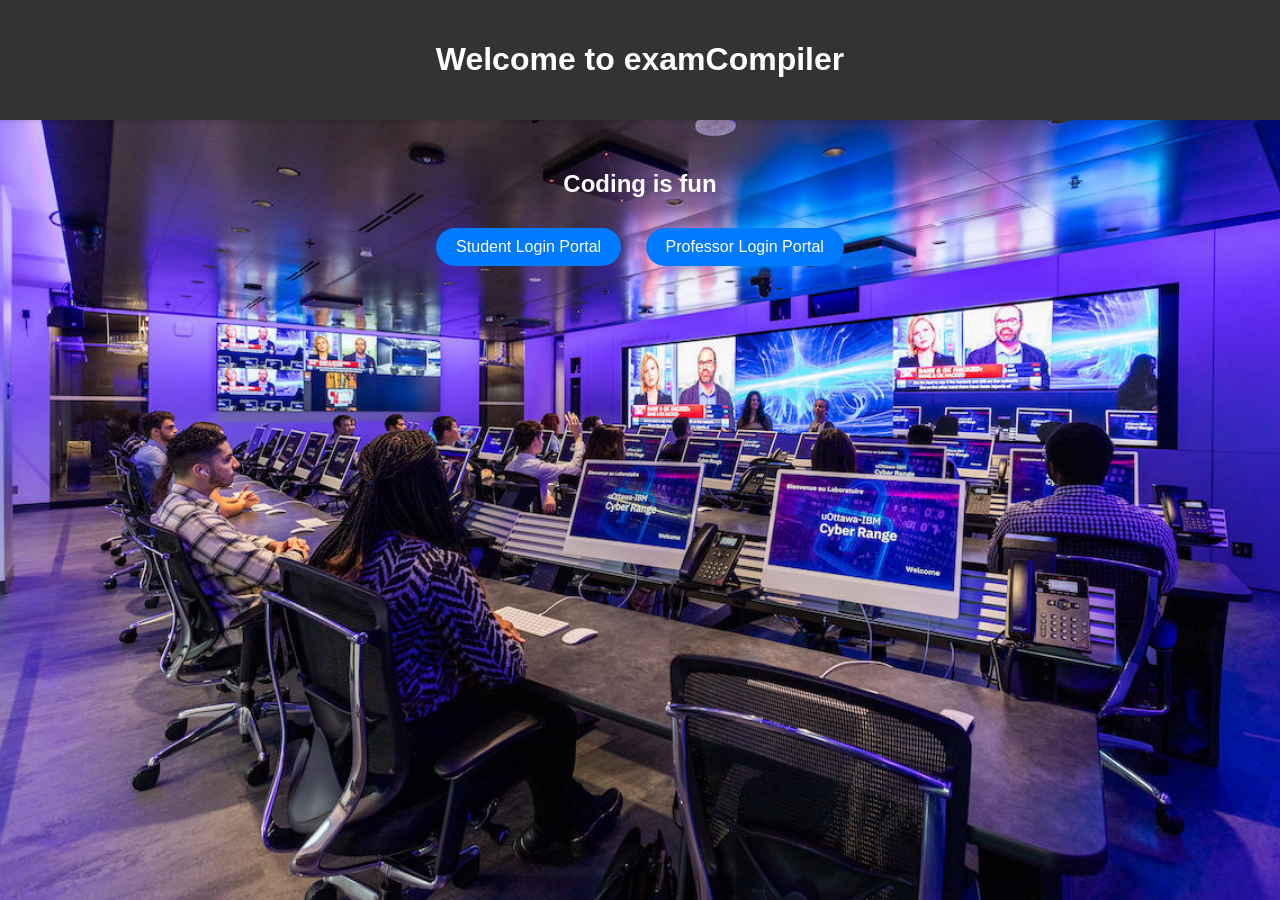
<file: index.html>
<!DOCTYPE html>
<html lang="en">
<head>
    <meta charset="UTF-8">
    <meta name="viewport" content="width=device-width, initial-scale=1.0">
    <title>Welcome to Our Software</title>
    <style>
        body {
            margin: 0;
            padding: 0;
            background-image: url('images/lab.png'); /* 设置背景图片 */
            background-size: cover; /* 使背景图片充满整个页面 */
            background-repeat: no-repeat;
            background-attachment: fixed; /* 固定背景图片 */
            font-family: 'Nunito', sans-serif;
            color: white;
        }
        .header {
            background-color: #333;
            color: white;
            padding: 20px;
            text-align: center;
            box-shadow: 0 2px 4px rgba(0, 0, 0, 0.1);
        }
        .welcome-message {
            text-align: center;
            margin-top: 50px;
        }
        .login-links {
            text-align: center;
            margin-top: 20px;
        }
        .login-button {
            display: inline-block;
            padding: 10px 20px;
            margin: 10px;
            background-color: #007bff;
            color: white;
            border: none;
            border-radius: 20px;
            text-align: center;
            text-decoration: none;
            transition: background-color 0.3s ease-in-out;
        }
        .login-button:hover {
            background-color: #0056b3;
            box-shadow: 0 2px 4px rgba(0, 0, 0, 0.2);
        }
        .logo {
            text-align: center;
            margin-top: 50px;
        }
        .logo img {
            width: 200px; /* 根据需要调整图像的大小 */
            height: auto;
        }
    </style>
</head>
<body>
    <div class="header">
        <h1>Welcome to examCompiler</h1>
    </div>
    <div class="welcome-message">
        <h2>Coding is fun</h2>
    </div>
    <div class="login-links">
        <a href="login.html" class="login-button">Student Login Portal</a>
        <a href="prof.html" class="login-button">Professor Login Portal</a>
    </div>
</body>
</html>
</file>
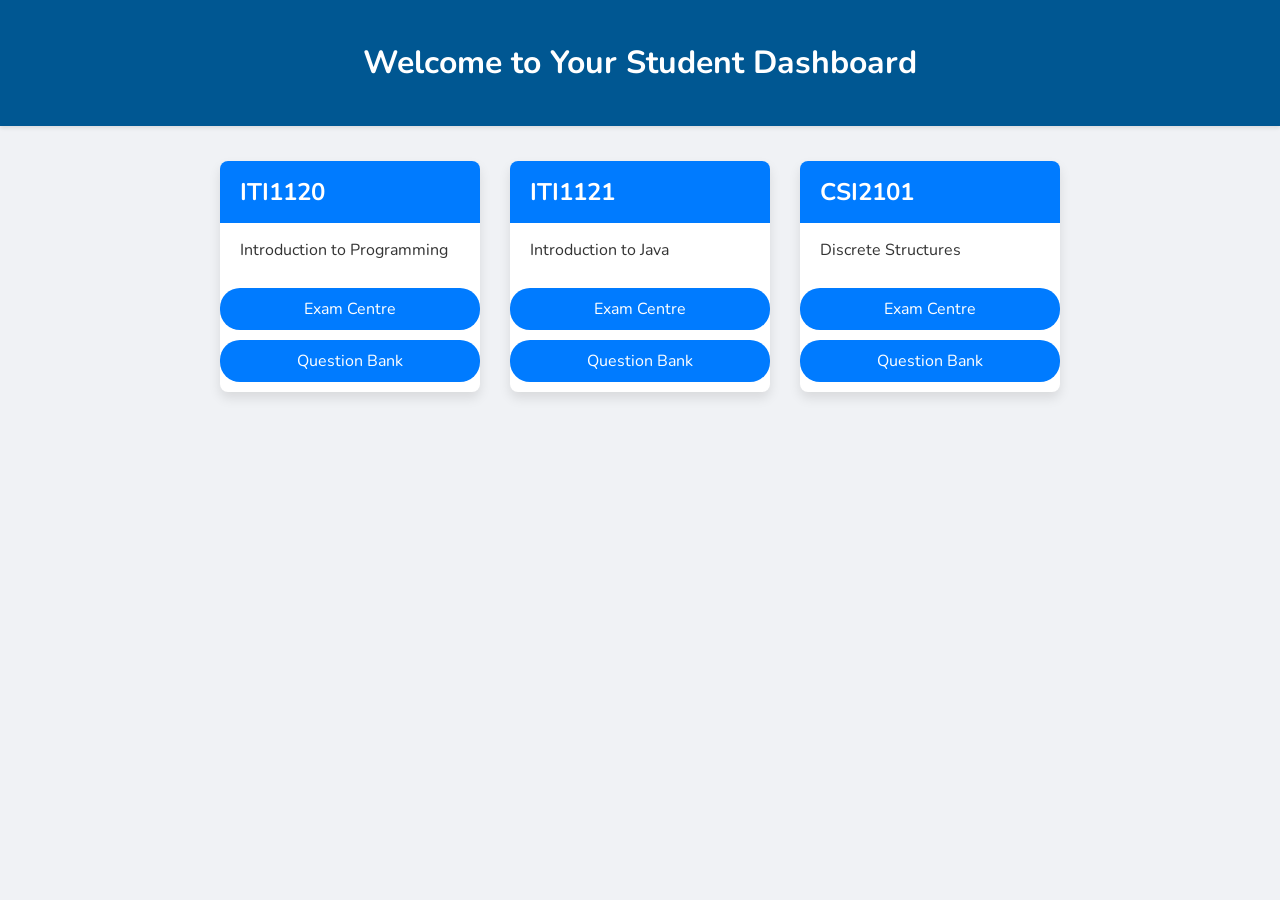
<file: file.html>
<!DOCTYPE html>
<html lang="en">
<head>
    <meta charset="UTF-8">
    <meta name="viewport" content="width=device-width, initial-scale=1.0">
    <title>Student Dashboard</title>
    <link href="https://fonts.googleapis.com/css2?family=Nunito:wght@400;600;700&display=swap" rel="stylesheet">
    <style>
        body {
            font-family: 'Nunito', sans-serif;
            margin: 0;
            padding: 0;
            background-color: #f0f2f5;
            color: #333;
        }
        .header {
            background-color: #005792;
            color: white;
            padding: 20px;
            text-align: center;
            box-shadow: 0 2px 4px rgba(0, 0, 0, 0.1);
        }
        .course-container {
            display: flex;
            flex-wrap: wrap;
            justify-content: center;
            padding: 20px;
        }
        .course {
            flex: 0 1 260px;
            margin: 15px;
            background-color: white;
            border-radius: 8px;
            box-shadow: 0 6px 12px rgba(0, 0, 0, 0.1);
            overflow: hidden;
            transition: transform 0.3s ease-in-out;
        }
        .course:hover {
            transform: translateY(-5px);
        }
        .course h2 {
            background-color: #007bff;
            color: white;
            margin: 0;
            padding: 15px 20px;
        }
        .course p {
            padding: 15px 20px;
            margin: 0;
            line-height: 1.6;
        }
        .button {
    display: block;
    width: auto; /* Let the button size according to its content */
    padding: 10px 20px;
    margin: 10px auto;
    background-color: #007bff;
    color: white;
    border: none;
    border-radius: 20px; /* Make the border radius larger to get pill-like buttons */
    text-align: center;
    text-decoration: none;
    transition: background-color 0.3s ease-in-out;
    box-sizing: border-box;
}

.button:hover {
    background-color: #0056b3;
    /* Optionally, you can add a box-shadow for a "raised button" effect on hover */
    box-shadow: 0 2px 4px rgba(0, 0, 0, 0.2);
}

    </style>
</head>
<body>
    <div class="header">
        <h1>Welcome to Your Student Dashboard</h1>
    </div>
    <div class="course-container">
        <div class="course">
            <h2>ITI1120</h2>
            <p>Introduction to Programming </p>
            <a href="lab.html" class="button">Exam Centre</a>
            <a href="question.html" class="button">Question Bank</a>
        </div>
        <!-- Additional courses can be added here -->
        <div class="course">
            <h2>ITI1121</h2>
            <p>Introduction to Java</p>
            <a href="lab.html" class="button">Exam Centre</a>
            <a href="question.html" class="button">Question Bank</a>
        </div>
        <div class="course">
            <h2>CSI2101</h2>
            <p> Discrete Structures</p>
            <a href="lab.html" class="button">Exam Centre</a>
            <a href="question.html" class="button">Question Bank</a>
        </div>
    </div>
</body>
</html>
</file>
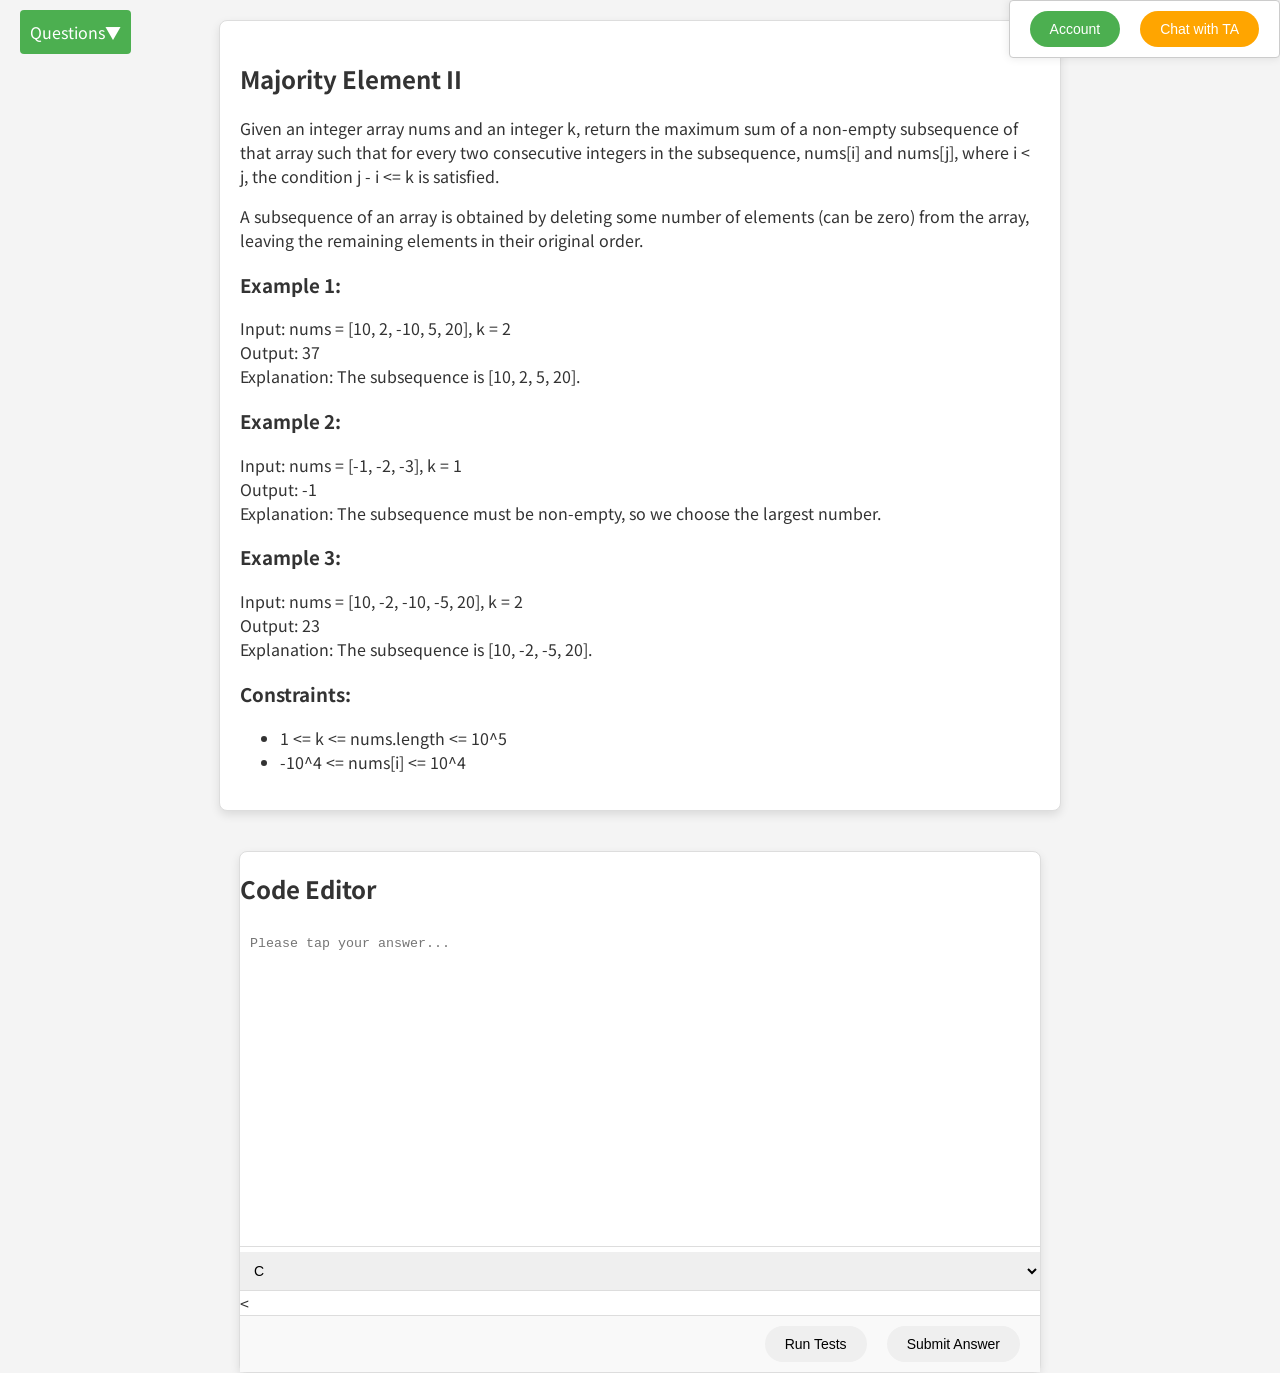
<file: lab.html>
<!DOCTYPE html>
<html lang="zh-CN">

<head>
    <meta charset="UTF-8">
    <meta name="viewport" content="width=device-width, initial-scale=1.0">
    <title>代码作业和Lab作业界面</title>
    <link href="https://fonts.googleapis.com/css2?family=Noto+Sans+SC:wght@300;400;500&display=swap" rel="stylesheet">
    <style>
        body {
            font-family: 'Noto Sans SC', sans-serif;
            margin: 0;
            padding: 0;
            background-color: #f4f4f4;
            color: #333;
            display: flex;
            flex-direction: column;
            align-items: center;
            justify-content: flex-start;
            height: 100vh;
            overflow: auto;
        }

        #taskDescription {
            padding: 20px;
            border: 1px solid #ddd;
            margin: 20px;
            background-color: white;
            border-radius: 8px;
            box-shadow: 0 4px 10px rgba(0, 0, 0, 0.1);
            width: 80%; /* Set width to use percentage for responsive design */
            max-width: 800px; /* Max width for large screens */
        }

        #codeEditor {
            margin: 20px;
            border: 1px solid #ddd;
            background-color: white;
            border-radius: 8px;
            box-shadow: 0 4px 10px rgba(0, 0, 0, 0.1);
            width: 80%; /* Set width to use percentage for responsive design */
            max-width: 800px; /* Max width for large screens */
        }

        textarea {
            width: calc(100% - 20px);
            height: 300px;
            padding: 10px;
            font-family: monospace;
            border: none;
            border-bottom: 1px solid #ddd;
            resize: none;
            outline: none;
        }

        select {
            width: 100%;
            padding: 10px;
            font-size: 14px;
            border: none;
            border-bottom: 1px solid #ddd;
            outline: none;
        }

        button {
            padding: 10px 20px;
            border: none;
            border-radius: 20px; /* Rounded corners for buttons */
            cursor: pointer;
            font-size: 14px;
            transition: background-color 0.3s ease-in-out;
            margin: 0 10px;
        }

        #questionListToggle {
            position: fixed;
            top: 10px;
            left: 20px;
            padding: 10px;
            background-color: #4CAF50;
            color: white;
            border-radius: 4px;
            cursor: pointer;
            display: flex;
            align-items: center;
        }

        #questionList {
            position: fixed;
            top: 60px;
            left: 20px;
            width: 250px;
            background-color: white;
            border: 1px solid #ccc;
            z-index: 1000;
            overflow-y: auto;
            max-height: 300px;
            border-radius: 4px;
            box-shadow: 0 4px 8px rgba(0, 0, 0, 0.1);
            display: none; /* Hide by default */
        }

        .question-item {
            padding: 10px;
            border-bottom: 1px solid #ccc;
            display: flex;
            justify-content: space-between;
        }

        .difficulty {
            padding: 2px 5px;
            border-radius: 4px;
            color: white;
        }

        .medium {
            background-color: #FFA500;
        }

        #accountAndChat {
            position: absolute;
            top: 0;
            right: 0;
            padding: 10px;
            background-color: white;
            border: 1px solid #ccc;
            display: flex;
            z-index: 1000;
            border-radius: 4px;
            box-shadow: 0 0 10px rgba(0, 0, 0, 0.1);
        }

        #accountButton {
            background-color: #4CAF50;
            color: white;
        }

        #chatButton {
            background-color: #FFA500;
            color: white;
        }

        .editor-buttons {
            display: flex;
            justify-content: flex-end;
            padding: 10px;
            background-color: #f9f9f9;
            border-top: 1px solid #ddd;
        }

        .editor-buttons button {
            margin-left: 10px;
        }
    </style>
</head>

<body>

    <div id="questionListToggle" onclick="toggleQuestionList()">
        <span>Questions</span>
        <span>&#x25BC;</span>
    </div>

    <div id="questionList">
        <h2>Questions</h2>
        <div class="question-list">
            <div class="question-item">
                <span>Majority Element II</span>
                <span class="difficulty medium">Part1</span>
            </div>
            <div class="question-item">
                <span>Integer Break</span>
                <span class="difficulty medium">Part2</span>
            </div>
            <!-- ... 其他问题 ... -->
        </div>
    </div>

    <div id="accountAndChat">
        <button id="accountButton">Account</button>
        <button id="chatButton">Chat with TA</button>
    </div>

    <div id="taskDescription">
        <h2>Majority Element II</h2>
        <p>
            Given an integer array nums and an integer k, return the maximum sum of a non-empty subsequence of that array such that for every two consecutive integers in the subsequence, nums[i] and nums[j], where i < j, the condition j - i <= k is satisfied.
        </p>
        <p>
            A subsequence of an array is obtained by deleting some number of elements (can be zero) from the array, leaving the remaining elements in their original order.
        </p>
        <h3>Example 1:</h3>
        <p>
            Input: nums = [10, 2, -10, 5, 20], k = 2 <br> Output: 37 <br> Explanation: The subsequence is [10, 2, 5, 20].
        </p>
        <h3>Example 2:</h3>
        <p>
            Input: nums = [-1, -2, -3], k = 1 <br> Output: -1 <br> Explanation: The subsequence must be non-empty, so we choose the largest number.
        </p>
        <h3>Example 3:</h3>
        <p>
            Input: nums = [10, -2, -10, -5, 20], k = 2 <br> Output: 23 <br> Explanation: The subsequence is [10, -2, -5, 20].
        </p>
        <h3>Constraints:</h3>
        <ul>
            <li>1 <= k <= nums.length <= 10^5</li>
            <li>-10^4 <= nums[i] <= 10^4</li>
        </ul>
    </div>

    <div id="codeEditor">
        <h2>Code Editor</h2>
        <textarea placeholder="Please tap your answer..."></textarea>
        <select>
            <option value="c">C</option>
            <option value="cpp">C++</option>
            <option value="java">Java</option>
            <!-- 可以根据需要添加其他语言 -->
        </select>
        <<div class="editor-buttons">
            <button>Run Tests</button>
            <button onclick="submitAnswer()">Submit Answer</button>
        </div>
    </div>

    <script>
        // 获取 "My account" 按钮元素
        const accountButton = document.getElementById('accountButton');

        // 添加点击事件处理程序，以在按钮点击时执行页面跳转
        accountButton.addEventListener('click', function() {
            // 在这里设置要跳转的页面的 URL
            window.location.href = "file.html";
        });

        const chatButton = document.getElementById('chatButton');

        // 添加点击事件处理程序，以在按钮点击时执行页面跳转
        chatButton.addEventListener('click', function() {
            // 在这里设置要跳转的页面的 URL
            window.location.href = "techsuppor.html";
        });

        function toggleQuestionList() {
            const list = document.getElementById('questionList');
            if (list.style.display === 'none' || list.style.display === '') {
                list.style.display = 'block';
            } else {
                list.style.display = 'none';
            }
        }

        function submitAnswer() {
        // 弹出确认提交的提示框
        var userChoice = confirm("Are you sure you want to submit?");
        if (userChoice) {
            // 如果用户确认提交，就会自动跳转到 file.html 页面
            window.location.href = 'file.html'; // 修改为实际的路径
        }
    }
    </script>

</body>

</html>
</file>
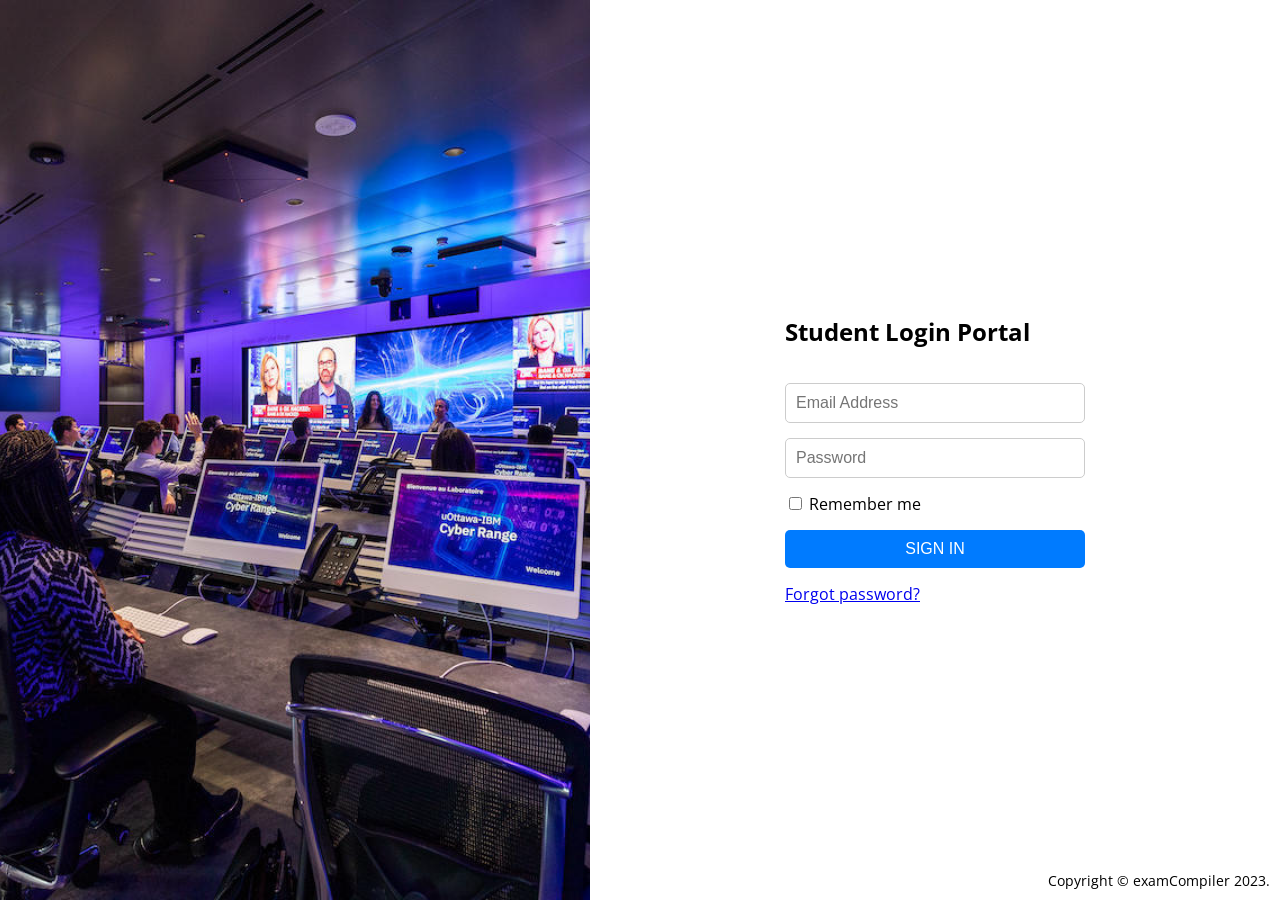
<file: login.html>
<!DOCTYPE html>
<html lang="en">

<head>
    <meta charset="UTF-8">
    <meta name="viewport" content="width=device-width, initial-scale=1.0">
    <title>examCompiler Login</title>
    <link href="https://fonts.googleapis.com/css2?family=Open+Sans:wght@300;400;600;700&display=swap" rel="stylesheet">
    <style>
        body {
            margin: 0;
            font-family: 'Open Sans', sans-serif;
            display: flex;
            height: 100vh;
            background-color: #f4f4f4;
        }

        .left-side {
            flex: 1;
            background-color: #0056b3; /* 更改为您的品牌颜色 */
            background-image: url('images/lab.png'); /* 替换为实际logo路径 */
            background-size: cover;
            background-repeat: no-repeat;
            background-position: center;
        }

        .right-side {
            flex: 1;
            display: flex;
            align-items: center;
            justify-content: center;
            flex-direction: column;
            padding: 50px;
            background-color: #ffffff; /* 添加白色背景 */
            box-shadow: -5px 0 15px rgba(0, 0, 0, 0.1); /* 添加阴影 */
        }

        .login-form {
            width: 300px;
            display: flex;
            flex-direction: column;
            gap: 15px;
        }

        .login-form input {
            padding: 10px;
            border-radius: 5px;
            border: 1px solid #CCCCCC;
            font-size: 16px;
        }

        .login-btn {
            padding: 10px;
            background-color: #007BFF;
            color: white;
            border: none;
            border-radius: 5px;
            cursor: pointer;
            font-size: 16px;
        }

        .login-btn:hover {
            background-color: #0056b3;
        }

        footer {
            text-align: center;
            position: absolute;
            bottom: 10px;
            right: 10px;
            font-size: 14px;
        }
    </style>
</head>

<body>
    <div class="left-side">
        <!-- 这里是渥太华大学的logo -->
    </div>
    <div class="right-side">
        <div class="login-form">
            <h2>Student Login Portal</h2>
            <input type="email" placeholder="Email Address">
            <input type="password" placeholder="Password">
            <label>
                <input type="checkbox"> Remember me
            </label>
            <button class="login-btn" onclick="onLogin()">SIGN IN</button>
            <a href="#">Forgot password?</a>
        </div>
        <footer>
            Copyright &copy; examCompiler 2023.
        </footer>
    </div>
    <script>
        function onLogin() {
            // 在这里设置要跳转的页面的 URL
            window.location.href = "file.html";
        }
    </script>

    
</body>

</html>
</file>
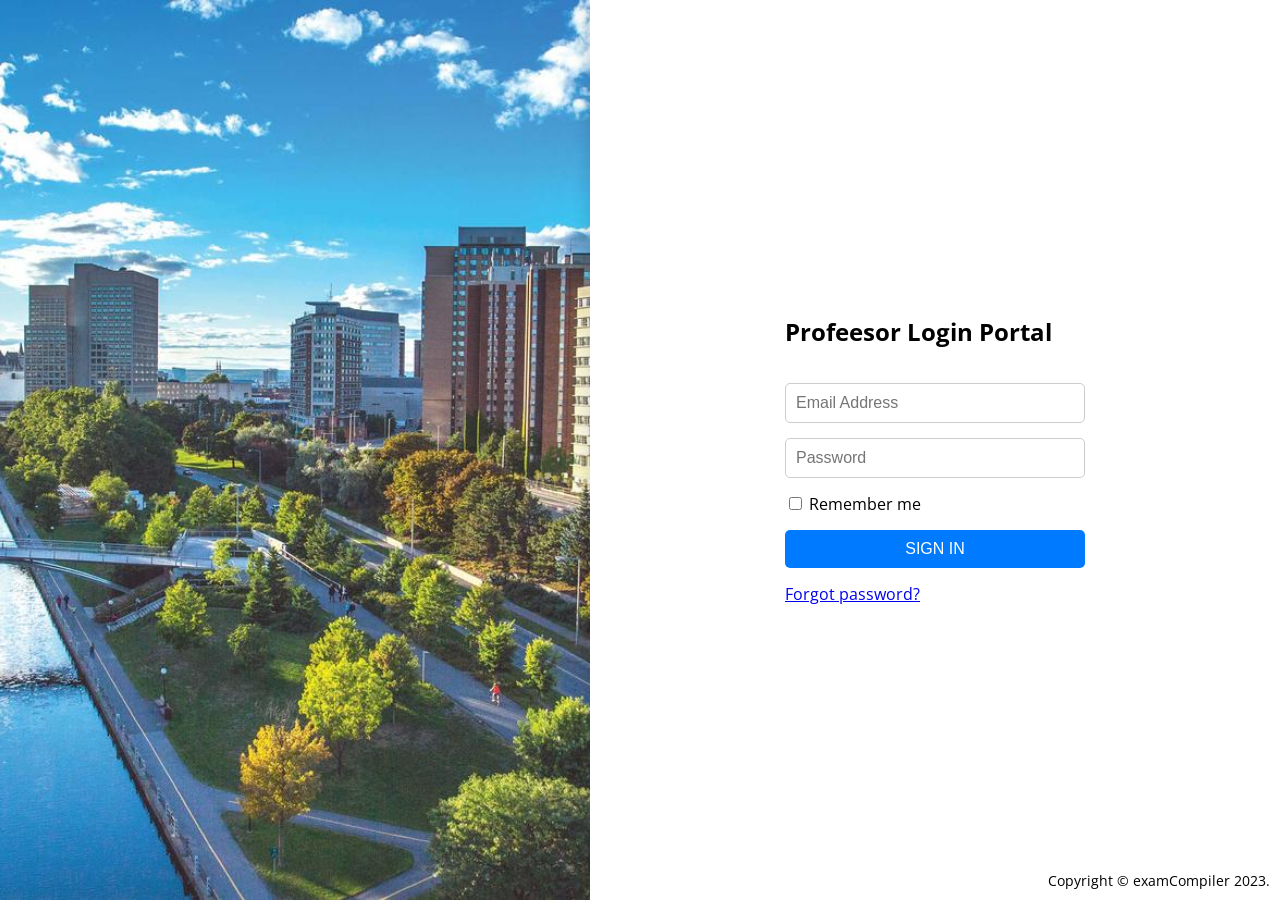
<file: prof.html>
<!DOCTYPE html>
<html lang="en">

<head>
    <meta charset="UTF-8">
    <meta name="viewport" content="width=device-width, initial-scale=1.0">
    <title>examCompiler Login</title>
    <link href="https://fonts.googleapis.com/css2?family=Open+Sans:wght@300;400;600;700&display=swap" rel="stylesheet">
    <style>
        body {
            margin: 0;
            font-family: 'Open Sans', sans-serif;
            display: flex;
            height: 100vh;
            background-color: #f4f4f4;
        }

        .left-side {
            flex: 1;
            background-color: #0056b3; /* 更改为您的品牌颜色 */
            background-image: url('images/prof.png'); /* 替换为实际logo路径 */
            background-size: cover;
            background-repeat: no-repeat;
            background-position: center;
        }

        .right-side {
            flex: 1;
            display: flex;
            align-items: center;
            justify-content: center;
            flex-direction: column;
            padding: 50px;
            background-color: #ffffff; /* 添加白色背景 */
            box-shadow: -5px 0 15px rgba(0, 0, 0, 0.1); /* 添加阴影 */
        }

        .login-form {
            width: 300px;
            display: flex;
            flex-direction: column;
            gap: 15px;
        }

        .login-form input {
            padding: 10px;
            border-radius: 5px;
            border: 1px solid #CCCCCC;
            font-size: 16px;
        }

        .login-btn {
            padding: 10px;
            background-color: #007BFF;
            color: white;
            border: none;
            border-radius: 5px;
            cursor: pointer;
            font-size: 16px;
        }

        .login-btn:hover {
            background-color: #0056b3;
        }

        footer {
            text-align: center;
            position: absolute;
            bottom: 10px;
            right: 10px;
            font-size: 14px;
        }
    </style>
</head>

<body>
    <div class="left-side">
        <!-- 这里是渥太华大学的logo -->
    </div>
    <div class="right-side">
        <div class="login-form">
            <h2>Profeesor Login Portal</h2>
            <input type="email" placeholder="Email Address">
            <input type="password" placeholder="Password">
            <label>
                <input type="checkbox"> Remember me
            </label>
            <button class="login-btn" onclick="onLogin()">SIGN IN</button>
            <a href="#">Forgot password?</a>
        </div>
        <footer>
            Copyright &copy; examCompiler 2023.
        </footer>
    </div>
    <script>
        function onLogin() {
            // 在这里设置要跳转的页面的 URL
            window.location.href = "gng4120.html";
        }
    </script>

    
</body>

</html>
</file>
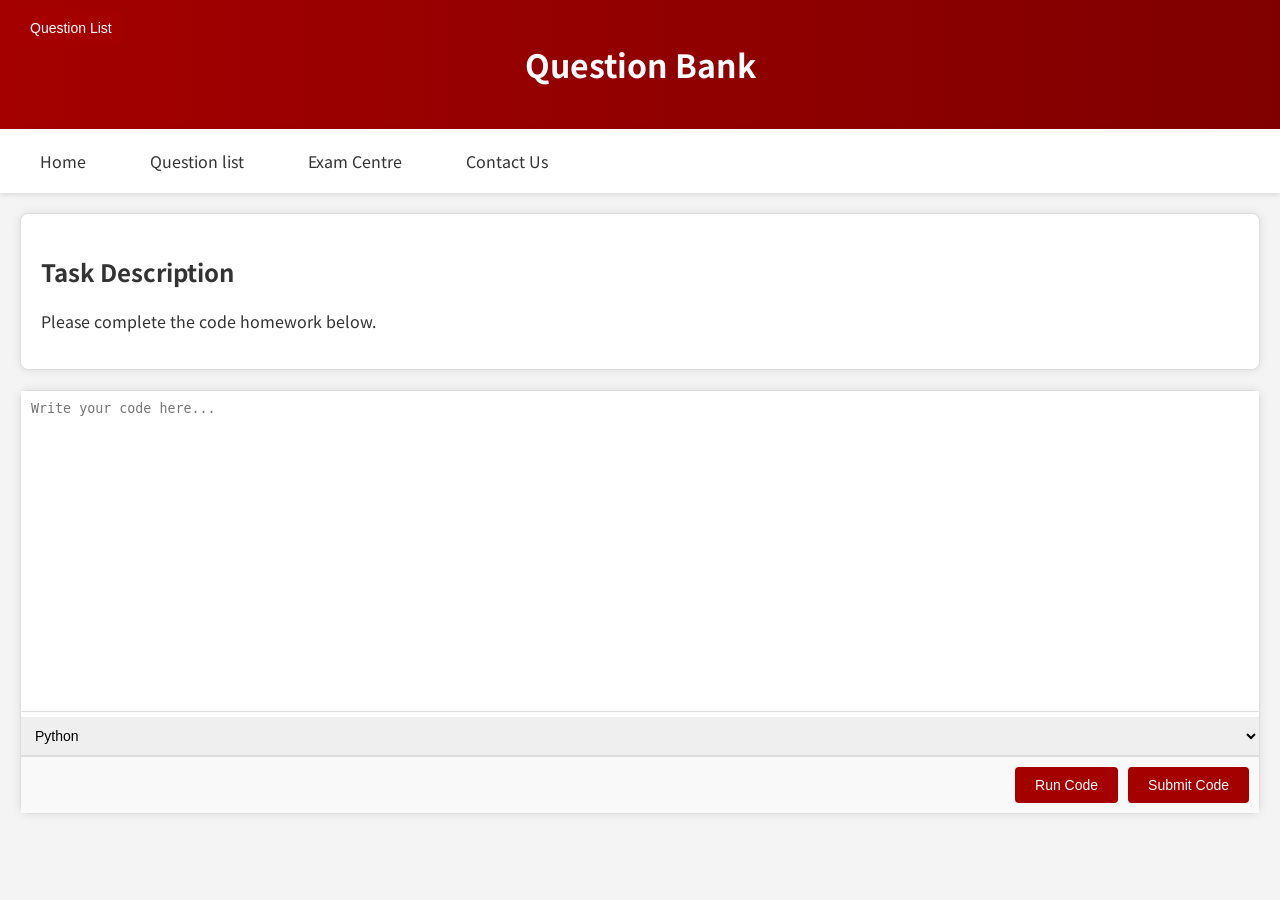
<file: question.html>
<!DOCTYPE html>
<html lang="en">

<head>
    <meta charset="UTF-8">
    <meta name="viewport" content="width=device-width, initial-scale=1.0">
    <title>Code Homework and Lab Assignment Interface</title>
    <link href="https://fonts.googleapis.com/css2?family=Noto+Sans+SC:wght@300;400;500&display=swap" rel="stylesheet">
    <link rel="stylesheet" href="style.css">
    <style>
        body {
            font-family: 'Noto Sans SC', sans-serif;
            margin: 0;
            padding: 0;
            background-color: #f4f4f4;
            color: #333;
        }
        
        header {
            background: linear-gradient(to right, #a40000, #800000);
            color: #fff;
            padding: 20px;
            text-align: center;
        }

        nav {
            background-color: #fff;
            padding: 10px;
            box-shadow: 0 2px 5px rgba(0,0,0,0.1);
        }

        nav a {
            color: #333;
            text-decoration: none;
            margin: 0 10px;
        }

        nav a:hover {
            color: #a40000;
        }

        #taskDescription {
            padding: 20px;
            border: 1px solid #ddd;
            margin: 20px;
            background-color: white;
            border-radius: 8px;
            box-shadow: 0 0 10px rgba(0, 0, 0, 0.1);
        }
        
        #codeEditor {
            margin: 20px;
            border: 1px solid #ddd;
            background-color: white;
            border-radius: 8px;
            box-shadow: 0 0 10px rgba(0, 0, 0, 0.1);
        }

        textarea {
            width: calc(100% - 20px);
            height: 300px;
            padding: 10px;
            font-family: monospace;
            border: none;
            border-bottom: 1px solid #ddd;
            resize: none;
            outline: none;
        }

        select {
            width: 100%;
            padding: 10px;
            font-size: 14px;
            border: none;
            border-bottom: 1px solid #ddd;
            outline: none;
        }

        button {
            padding: 10px 20px;
            border: none;
            border-radius: 4px;
            cursor: pointer;
            font-size: 14px;
            background-color: #a40000;
            color: white;
        }

        #questionListToggle {
            position: fixed;
            top: 10px;
            left: 20px;
            padding: 10px;
            background-color: #a40000;
            color: white;
            border-radius: 4px;
            cursor: pointer;
            display: flex;
            align-items: center;
        }

        #questionList {
            position: fixed;
            top: 50px;
            left: 20px;
            width: 250px;
            background-color: white;
            border: 1px solid #ccc;
            display: none;
            z-index: 1000;
            overflow-y: auto;
            max-height: 300px;
            border-radius: 4px;
            box-shadow: 0 0 10px rgba(0, 0, 0, 0.1);
        }

        .question-item {
            padding: 10px;
            border-bottom: 1px solid #ccc;
            display: flex;
            justify-content: space-between;
        }

        .difficulty {
            padding: 2px 5px;
            border-radius: 4px;
            color: white;
        }

        .medium {
            background-color: #FFA500;
        }

        #accountAndChat {
            position: absolute;
            top: 0;
            right: 0;
            padding: 10px;
            background-color: white;
            border: 1px solid #ccc;
            display: flex;
            z-index: 1000;
            border-radius: 4px;
            box-shadow: 0 0 10px rgba(0, 0, 0, 0.1);
        }

        #accountButton {
            background-color: #a40000;
            color: white;
        }

        #chatButton {
            background-color: #800000;
            color: white;
        }

        .editor-buttons {
            display: flex;
            justify-content: flex-end;
            padding: 10px;
            background-color: #f9f9f9;
            border-top: 1px solid #ddd;
        }

        .editor-buttons button {
            margin-left: 10px;
        }
    </style>
</head>

<body>
    <header>
        <h1>Question Bank
    </header>

    <nav>
        <a href="file.html">Home</a>
        <a href="#">Question list</a>
        <a href="lab.html">Exam Centre</a>
        <a href="techsuppor.html">Contact Us</a>

    </nav>

    <div id="taskDescription">
        <h2>Task Description</h2>
        <p>Please complete the code homework below.</p>
    </div>

    <div id="codeEditor">
        <textarea placeholder="Write your code here..."></textarea>
        <select>
            <option>Python</option>
            <option>JavaScript</option>
            <option>Java</option>
        </select>

        <div class="editor-buttons">
            <button>Run Code</button>
            <button>Submit Code</button>
        </div>
    </div>

    <button id="questionListToggle">Question List</button>

    <div id="questionList">
        <div class="question-item">
            <span>Question 1</span>
            <span class="difficulty medium">Medium</span>
        </div>
        <div class="question-item">
            <span>Question 2</span>
            <span class="difficulty medium">Medium</span>
        </div>
        <div class="question-item">
            <span>Question 3</span>
            <span class="difficulty medium">Medium</span>
        </div>
    </div>



    <script>
        const questionListToggle = document.getElementById('questionListToggle');
        const questionList = document.getElementById('questionList');
        questionListToggle.addEventListener('click', function() {
            questionList.style.display = questionList.style.display === 'none' ? 'block' : 'none';
        });
    </script>
</body>

</html>
</file>
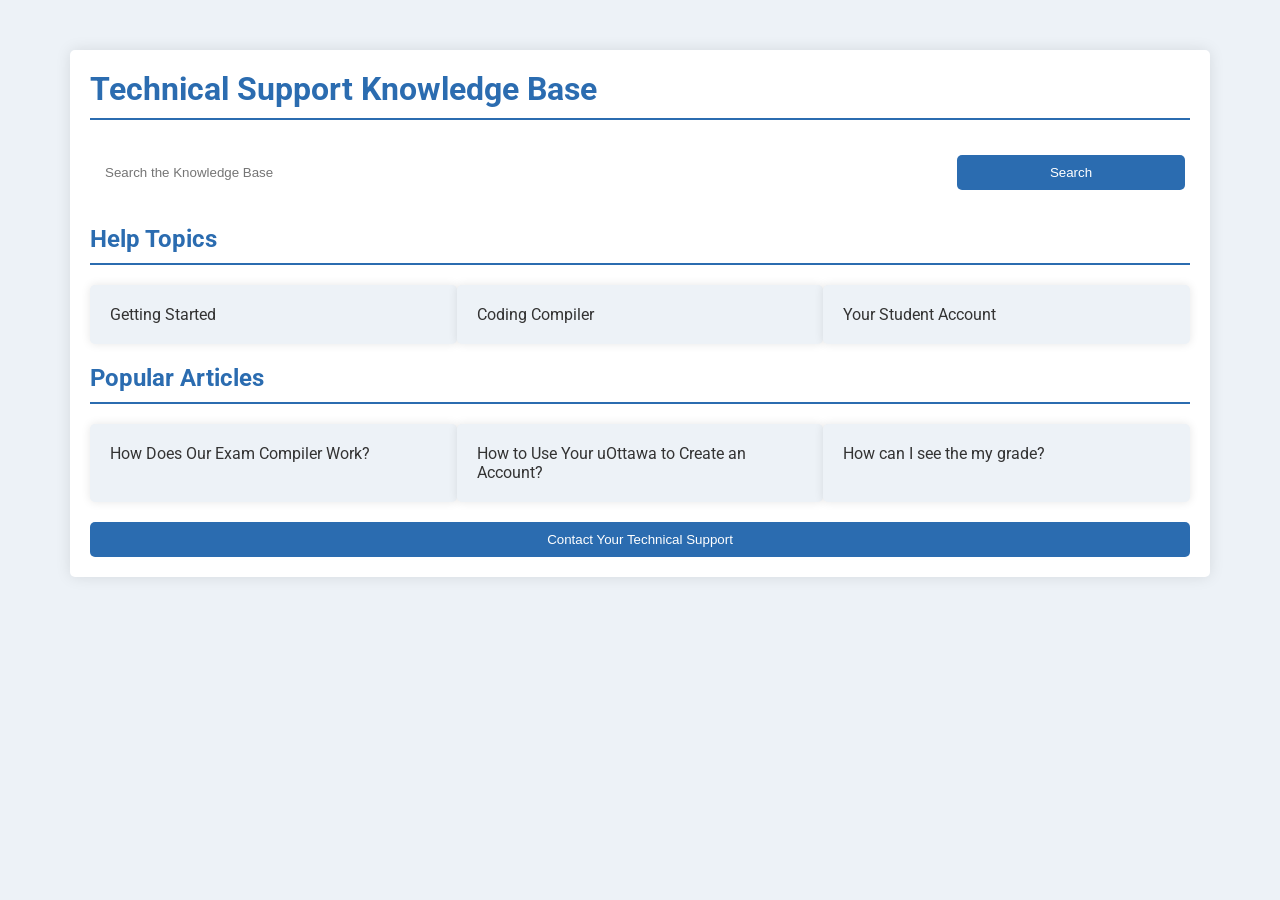
<file: techsuppor.html>
<!DOCTYPE html>
<html lang="en">

<head>
    <meta charset="UTF-8">
    <meta name="viewport" content="width=device-width, initial-scale=1.0">
    <title>Technical Support Knowledge Base</title>
    <link href="https://fonts.googleapis.com/css2?family=Roboto:wght@300;400;500&display=swap" rel="stylesheet">
    <style>
        body {
            font-family: 'Roboto', sans-serif;
            margin: 0;
            padding: 0;
            background-color: #edf2f7;
            color: #333;
        }

        .container {
            max-width: 1100px;
            margin: 50px auto;
            padding: 20px;
            background-color: #fff;
            border-radius: 5px;
            box-shadow: 0px 0px 15px rgba(0, 0, 0, 0.1);
        }

        .container h1,
        .container h2 {
            color: #2b6cb0;
            border-bottom: 2px solid #2b6cb0;
            padding-bottom: 10px;
            margin-top: 0;
        }

        .search-bar {
            margin: 30px 0;
            display: flex;
            justify-content: center;
            align-items: center;
        }

        .search-bar input,
        .search-bar button {
            padding: 10px;
            margin: 5px;
            border: none;
            border-radius: 5px;
        }

        .search-bar input {
            flex: 4;
        }

        .search-bar button {
            flex: 1;
            background-color: #2b6cb0;
            color: white;
            cursor: pointer;
            transition: background-color 0.3s;
        }

        .search-bar button:hover {
            background-color: #4a90e2;
        }

        .topics,
        .popular-articles {
            display: flex;
            justify-content: space-between;
            margin-bottom: 20px;
        }

        .topic,
        .article {
            flex-basis: 32%;
            background-color: #edf2f7;
            padding: 20px;
            border-radius: 5px;
            transition: transform 0.3s, box-shadow 0.3s;
            box-shadow: 0px 0px 10px rgba(0, 0, 0, 0.1);
            cursor: pointer;
        }

        .topic:hover,
        .article:hover {
            transform: scale(1.05);
            box-shadow: 0px 0px 15px rgba(0, 0, 0, 0.2);
        }

        .chat-box {
            display: none;
            border-radius: 5px;
            padding: 20px;
            position: fixed;
            bottom: 10px;
            right: 10px;
            width: 320px;
            background-color: #fff;
            box-shadow: 0px 0px 10px rgba(0, 0, 0, 0.3);
        }

        .chat-box h4 {
            margin-top: 0;
        }

        textarea {
            width: 100%;
            padding: 10px;
            margin-top: 20px;
            border-radius: 5px;
            border: 1px solid #ccc;
        }

        button {
            display: block;
            margin-top: 20px;
            width: 100%;
            padding: 10px;
            background-color: #2b6cb0;
            color: #fff;
            border: none;
            border-radius: 5px;
            cursor: pointer;
            transition: background-color 0.3s;
        }

        button:hover {
            background-color: #4a90e2;
        }
    </style>
</head>

<body>
    <div class="container">
        <h1>Technical Support Knowledge Base</h1>
        <!-- 使用表单来实现搜索 -->
        <form action="https://www.uottawa.ca/search" method="get" target="_blank">
            <div class="search-bar">
                <input type="text" name="q" placeholder="Search the Knowledge Base">
                <button type="submit">Search</button>
            </div>
        </form>
        <h2>Help Topics</h2>
        <div class="topics">
            <div class="topic">Getting Started</div>
            <div class="topic">Coding Compiler</div>
            <div class="topic">Your Student Account</div>
        </div>
        <h2>Popular Articles</h2>
        <div class="popular-articles">
            <div class="article">How Does Our Exam Compiler Work?</div>
            <div class="article">How to Use Your uOttawa to Create an Account?</div>
            <div class="article">How can I see the my grade?</div>
        </div>
        <button onclick="openChat()">Contact Your Technical Support</button>
    </div>

    <div class="chat-box" id="chatBox">
        <h4>Technical Support</h4>
        <p id="onlineStatus">Checking online status...</p>
        <textarea rows="4" placeholder="Enter your query..."></textarea>
        <button onclick="sendMessage()">Send</button>
    </div>

    <script>
        function openChat() {
            const chatBox = document.getElementById('chatBox');
            const onlineStatus = document.getElementById('onlineStatus');
            chatBox.style.display = 'block';

            // 模拟检查在线状态
            setTimeout(() => {
                onlineStatus.textContent = 'Technical Support is online now';
            }, 1000);
        }

        function sendMessage() {
            const messageArea = document.querySelector("textarea");
            if(messageArea.value.trim() === '') {
                alert("Please enter a message first.");
            } else {
                alert("Message sent! We will reply shortly.");
                messageArea.value = '';
            }
        }
    </script>
</body>

</html>
</file>
<file: style.css>
body {
    font-family: 'Arial', sans-serif;
    margin: 0;
    background-color: #f4f4f4;
    color: #333;
}

.container {
    width: 80%;
    margin: auto;
    overflow: hidden;
}

header {
    background-color: #333;
    color: white;
    padding: 10px 0;
}

header h1 {
    padding: 0 20px;
}

nav {
    background-color: #444;
    color: white;
}

nav a {
    color: white;
    padding: 10px 20px;
    text-decoration: none;
    display: inline-block;
}

nav a:hover {
    background-color: #555;
}

table {
    width: 100%;
    border-collapse: collapse;
    margin-top: 20px;
}

table, th, td {
    border: 1px solid #ddd;
}

th, td {
    padding: 10px;
    text-align: left;
}

th {
    background-color: #f4f4f4;
}

img.screen {
    width: 100px;
    height: 60px;
    background-color: #e0e0e0;
    display: block;
    margin: 0 auto;
}

footer {
    background-color: #333;
    color: white;
    text-align: center;
    padding: 10px 0;
    margin-top: 20px;
}
</file>
